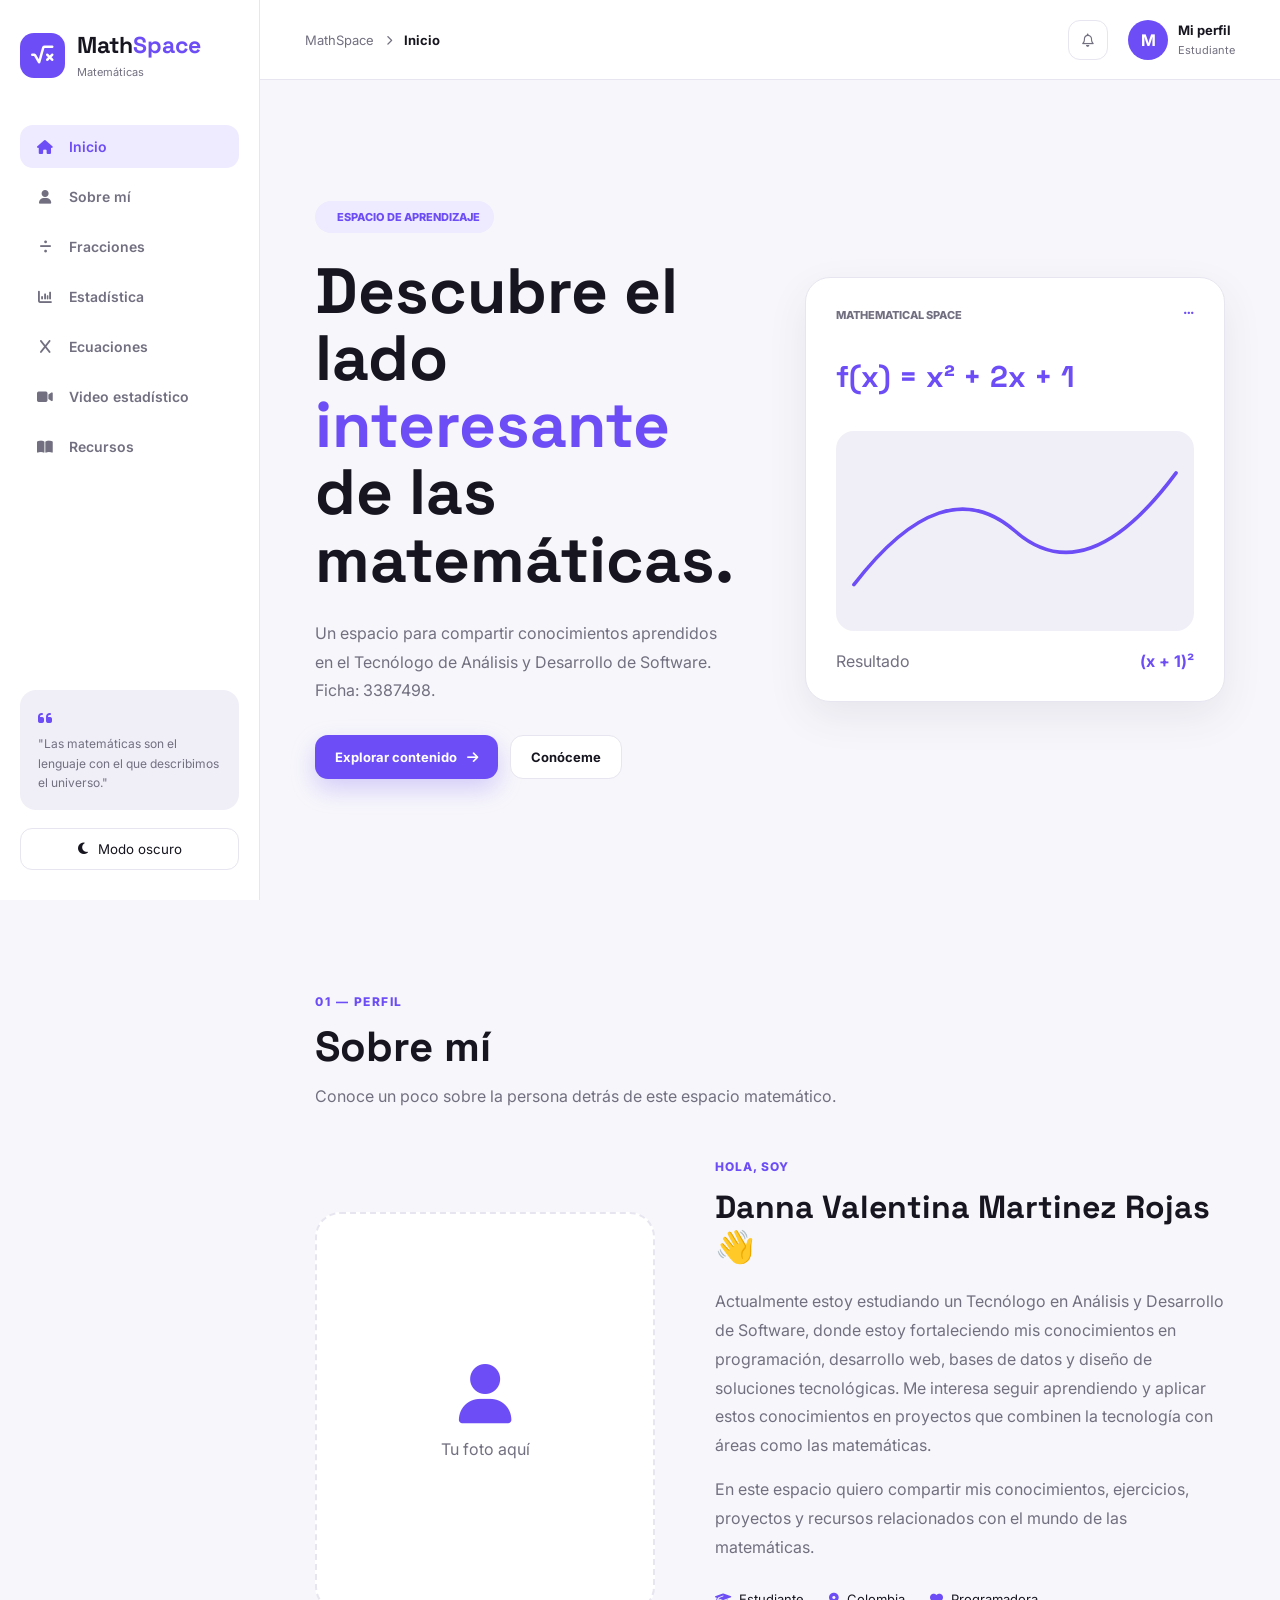
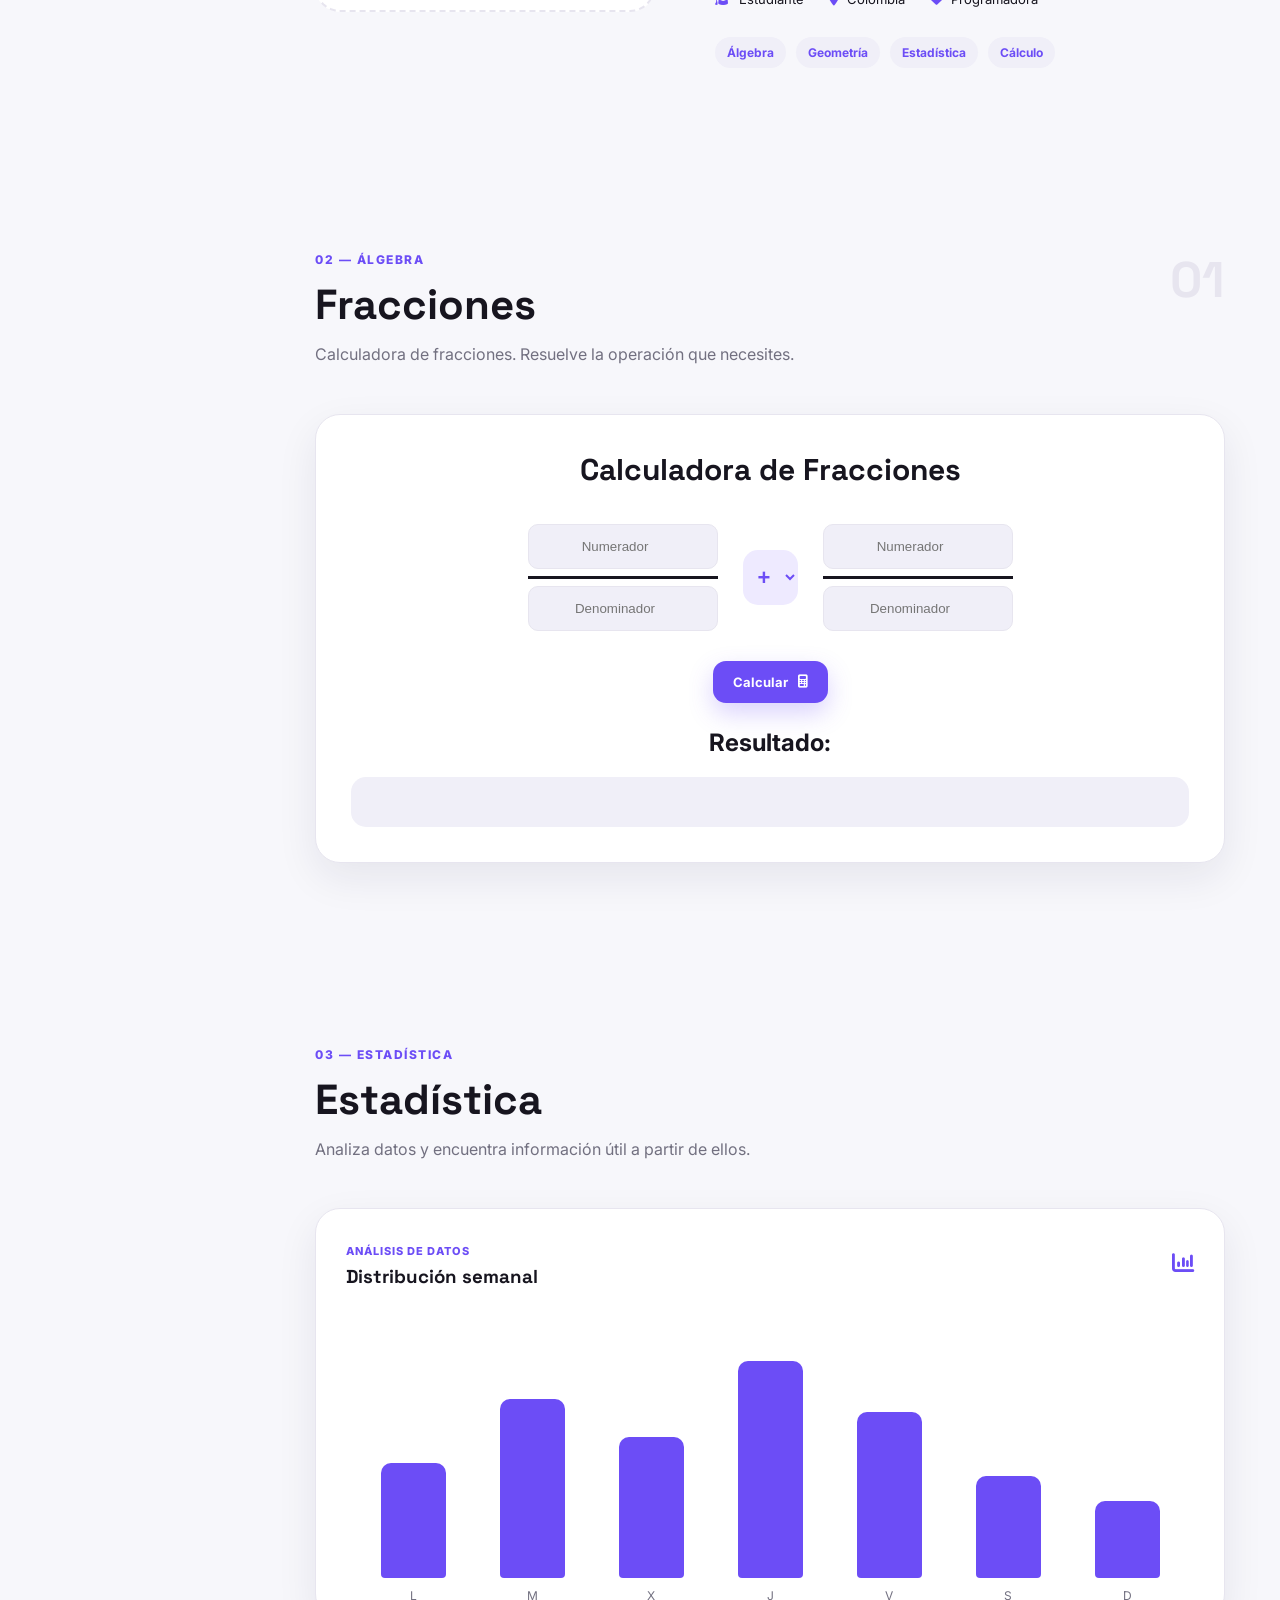
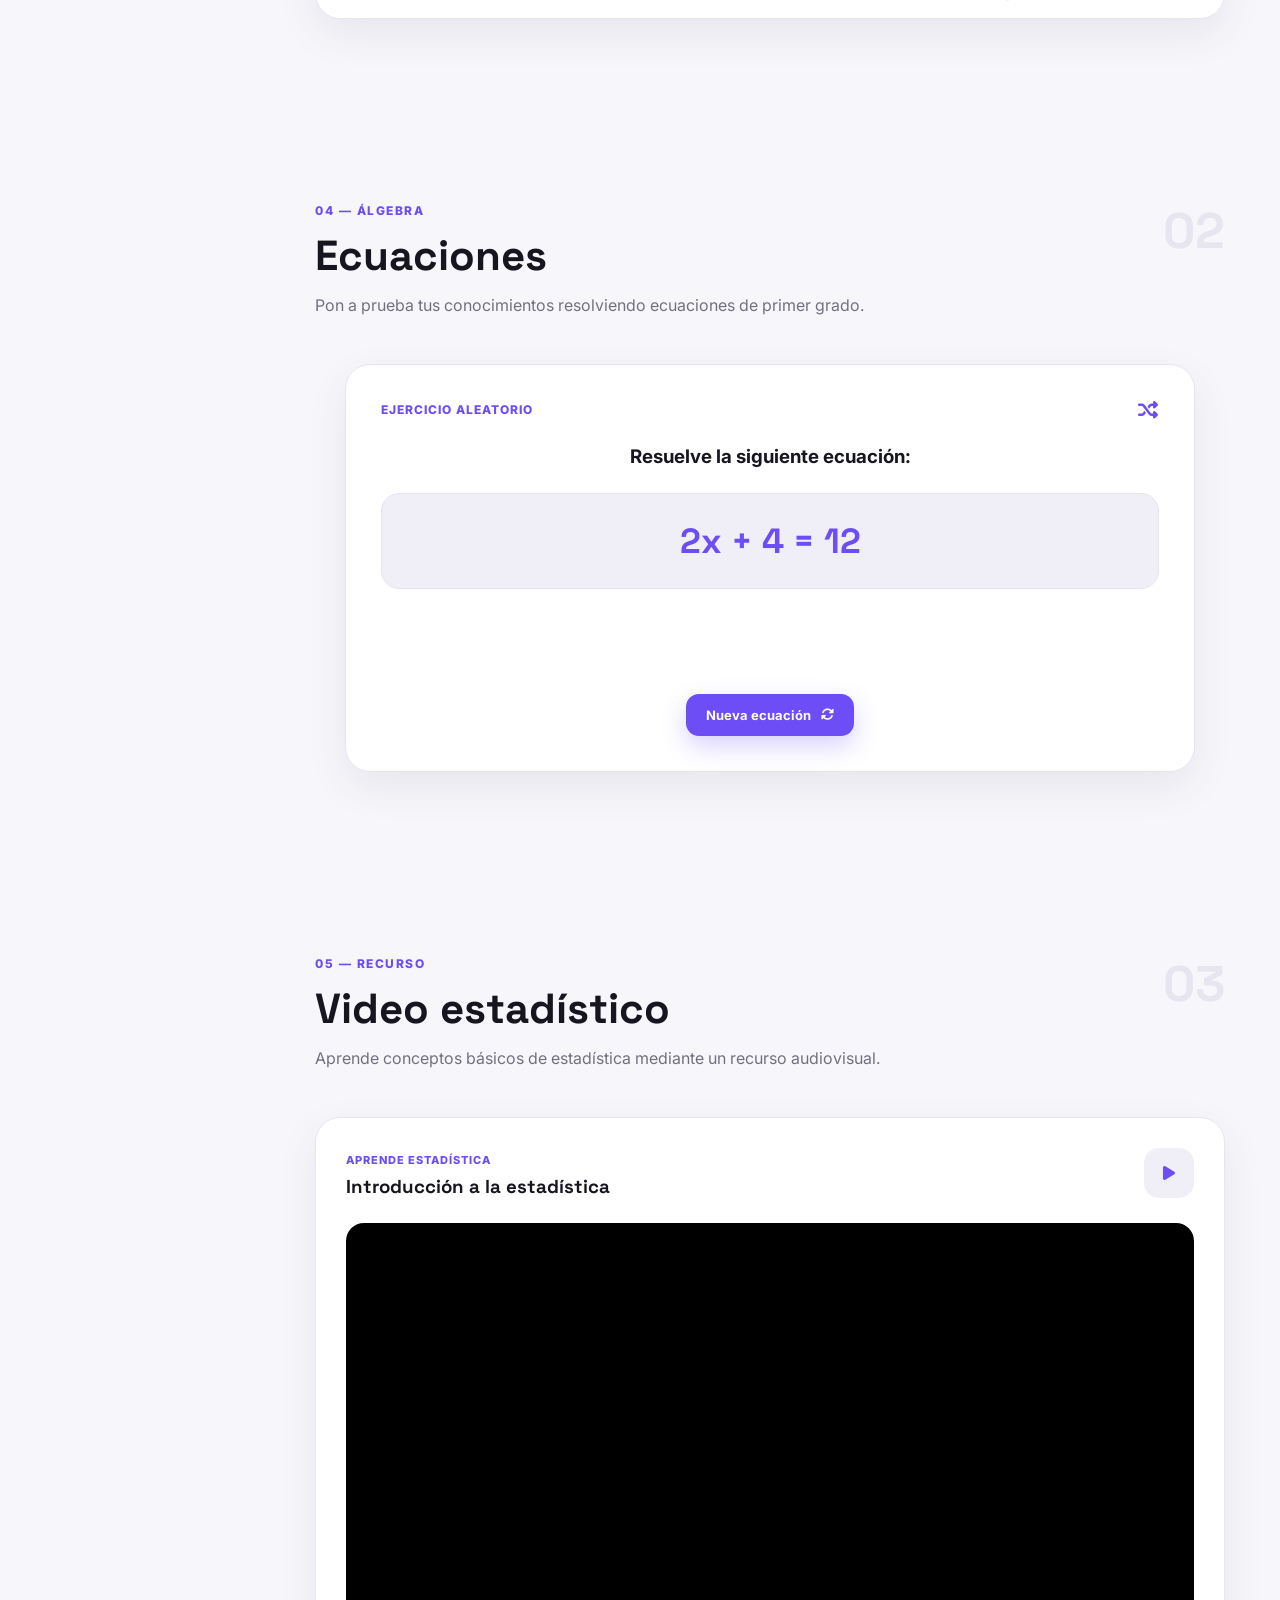
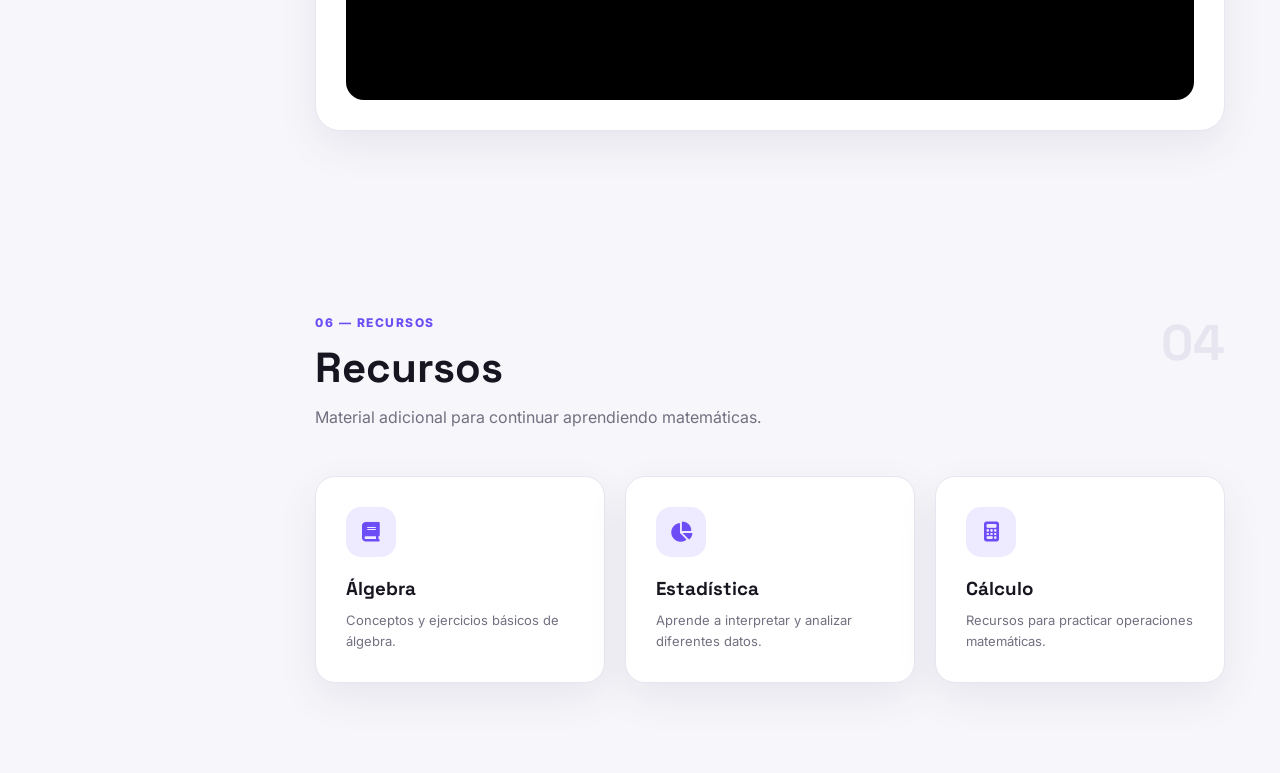
<file: pagina/index.html>
<!DOCTYPE html>
<html lang="es">

<head>
    <meta charset="UTF-8">
    <meta name="viewport" content="width=device-width, initial-scale=1.0">

    <title>MathSpace | Matemáticas</title>

    <link rel="stylesheet" href="estilos.css">
    <script src="fracciones.js"></script>

    <link rel="preconnect" href="https://fonts.googleapis.com">
    <link rel="preconnect" href="https://fonts.gstatic.com" crossorigin>

    <link href="https://fonts.googleapis.com/css2?family=Inter:wght@400;500;600;700;800&family=Space+Grotesk:wght@500;600;700&display=swap" rel="stylesheet">

    <link rel="stylesheet"
        href="https://cdnjs.cloudflare.com/ajax/libs/font-awesome/6.5.2/css/all.min.css">
</head>

<body>

    <!-- ================= SIDEBAR ================= -->

    <aside class="sidebar">

        <div class="logo">

            <div class="logo-icon">
                <i class="fa-solid fa-square-root-variable"></i>
            </div>

            <div>
                <h2>Math<span>Space</span></h2>
                <small>Matemáticas</small>
            </div>

        </div>


        <nav class="menu">

            <a href="#inicio" class="menu-link active">
                <i class="fa-solid fa-house"></i>
                <span>Inicio</span>
            </a>

            <a href="#sobre-mi" class="menu-link">
                <i class="fa-solid fa-user"></i>
                <span>Sobre mí</span>
            </a>

            <a href="#algebra" class="menu-link">
                <i class="fa-solid fa-divide"></i>
                <span>Fracciones</span>
            </a>

            <a href="#estadistica" class="menu-link">
                <i class="fa-solid fa-chart-column"></i>
                <span>Estadística</span>
            </a>

            <a href="#ecuaciones" class="menu-link">
                <i class="fa-solid fa-x"></i>
                <span>Ecuaciones</span>
            </a>

            <a href="#calculo" class="menu-link">
                <i class="fa-solid fa-video"></i>
                <span>Video estadístico</span>
            </a>

            <a href="#recursos" class="menu-link">
                <i class="fa-solid fa-book-open"></i>
                <span>Recursos</span>
            </a>

        </nav>


        <div class="sidebar-bottom">

            <div class="quote">

                <i class="fa-solid fa-quote-left"></i>

                <p>
                    "Las matemáticas son el lenguaje
                    con el que describimos el universo."
                </p>

            </div>


            <button id="themeButton" class="theme-button">

                <i class="fa-solid fa-moon"></i>

                <span>Modo oscuro</span>

            </button>

        </div>

    </aside>


    <!-- ================= CONTENIDO ================= -->

    <main class="main">


        <!-- HEADER -->

        <header class="topbar">

            <button id="menuButton" class="mobile-menu">
                <i class="fa-solid fa-bars"></i>
            </button>


            <div class="breadcrumb">

                <span>MathSpace</span>

                <i class="fa-solid fa-chevron-right"></i>

                <strong>Inicio</strong>

            </div>


            <div class="top-actions">

                <button class="icon-button">
                    <i class="fa-regular fa-bell"></i>
                </button>


                <div class="profile-mini">

                    <div class="avatar">
                        M
                    </div>

                    <div>
                        <strong>Mi perfil</strong>
                        <small>Estudiante</small>
                    </div>

                </div>

            </div>

        </header>


        <!-- ================= INICIO ================= -->

        <section id="inicio" class="section hero-section">

            <div class="hero-content">


                <div class="hero-text">

                    <span class="badge">

                        <i class="fa-solid fa-sparkles"></i>

                        ESPACIO DE APRENDIZAJE

                    </span>


                    <h1>

                        Descubre el lado

                        <span>interesante</span>

                        de las matemáticas.

                    </h1>


                    <p>

                        Un espacio para compartir conocimientos
                        aprendidos en el Tecnólogo de Análisis y
                        Desarrollo de Software.

                        <br>

                        Ficha: 3387498.

                    </p>


                    <div class="hero-buttons">

                        <a href="#algebra" class="primary-button">

                            Explorar contenido

                            <i class="fa-solid fa-arrow-right"></i>

                        </a>


                        <a href="#sobre-mi" class="secondary-button">

                            Conóceme

                        </a>

                    </div>

                </div>


                <div class="math-card">

                    <div class="math-card-top">

                        <span>MATHEMATICAL SPACE</span>

                        <i class="fa-solid fa-ellipsis"></i>

                    </div>


                    <div class="equation">

                        f(x) = x² + 2x + 1

                    </div>


                    <div class="graph">

                        <div class="grid-lines"></div>

                        <svg viewBox="0 0 400 180">

                            <path
                                d="M20 150 Q120 20 200 90 Q280 160 380 25"
                                fill="none"
                                stroke="currentColor"
                                stroke-width="4"
                                stroke-linecap="round"
                            />

                        </svg>

                    </div>


                    <div class="math-result">

                        <span>Resultado</span>

                        <strong>(x + 1)²</strong>

                    </div>

                </div>

            </div>

        </section>


        <!-- ================= SOBRE MI ================= -->

        <section id="sobre-mi" class="section">

            <div class="section-heading">

                <div>

                    <span class="section-label">
                        01 — PERFIL
                    </span>

                    <h2>
                        Sobre mí
                    </h2>

                    <p>
                        Conoce un poco sobre la persona detrás
                        de este espacio matemático.
                    </p>

                </div>

            </div>


            <div class="about-container">


                <div class="about-image">

                    <div class="image-placeholder">

                        <i class="fa-solid fa-user"></i>

                        <span>Tu foto aquí</span>

                    </div>

                </div>


                <div class="about-content">

                    <span class="small-title">
                        HOLA, SOY
                    </span>


                    <h3>

                        Danna Valentina Martinez Rojas

                        <span>👋</span>

                    </h3>


                    <p>

                        Actualmente estoy estudiando un Tecnólogo
                        en Análisis y Desarrollo de Software, donde
                        estoy fortaleciendo mis conocimientos en
                        programación, desarrollo web, bases de datos
                        y diseño de soluciones tecnológicas.

                        Me interesa seguir aprendiendo y aplicar
                        estos conocimientos en proyectos que
                        combinen la tecnología con áreas como
                        las matemáticas.

                    </p>


                    <p>

                        En este espacio quiero compartir mis
                        conocimientos, ejercicios, proyectos y
                        recursos relacionados con el mundo de
                        las matemáticas.

                    </p>


                    <div class="about-info">

                        <div>

                            <i class="fa-solid fa-graduation-cap"></i>

                            <span>
                                Estudiante
                            </span>

                        </div>


                        <div>

                            <i class="fa-solid fa-location-dot"></i>

                            <span>
                                Colombia
                            </span>

                        </div>


                        <div>

                            <i class="fa-solid fa-heart"></i>

                            <span>
                                Programadora
                            </span>

                        </div>

                    </div>


                    <div class="skills">

                        <span>Álgebra</span>

                        <span>Geometría</span>

                        <span>Estadística</span>

                        <span>Cálculo</span>

                    </div>

                </div>

            </div>

        </section>


        <!-- ================= FRACCIONES ================= -->

        <section id="algebra" class="section">

            <div class="section-heading">

                <div>

                    <span class="section-label">
                        02 — ÁLGEBRA
                    </span>

                    <h2>
                        Fracciones
                    </h2>

                    <p>
                        Calculadora de fracciones.
                        Resuelve la operación que necesites.
                    </p>

                </div>


                <span class="topic-number">
                    01
                </span>

            </div>


            <div class="cards-grid">

                <article class="topic-card">

                    <h1>
                        Calculadora de Fracciones
                    </h1>


                    <div class="fracciones-container">


                        <div class="fraccion">

                            <input
                                type="number"
                                id="num1"
                                placeholder="Numerador"
                            >

                            <hr>

                            <input
                                type="number"
                                id="den1"
                                placeholder="Denominador"
                            >

                        </div>


                        <select id="operacion">

                            <option value="+">+</option>

                            <option value="-">−</option>

                            <option value="*">×</option>

                            <option value="/">÷</option>

                        </select>


                        <div class="fraccion">

                            <input
                                type="number"
                                id="num2"
                                placeholder="Numerador"
                            >

                            <hr>

                            <input
                                type="number"
                                id="den2"
                                placeholder="Denominador"
                            >

                        </div>

                    </div>


                    <button
                        class="primary-button"
                        onclick="calcular()"
                    >

                        Calcular

                        <i class="fa-solid fa-calculator"></i>

                    </button>


                    <h2>
                        Resultado:
                    </h2>


                    <div id="resultado">
                    </div>

                </article>

            </div>

        </section>


        <!-- ================= ESTADISTICA ================= -->

        <section id="estadistica" class="section">

            <div class="section-heading">

                <div>

                    <span class="section-label">
                        03 — ESTADÍSTICA
                    </span>

                    <h2>
                        Estadística
                    </h2>

                    <p>
                        Analiza datos y encuentra información
                        útil a partir de ellos.
                    </p>

                </div>

            </div>


            <div class="statistics-layout">


                <div class="statistics-card">

                    <div class="card-header">

                        <div>

                            <span>
                                ANÁLISIS DE DATOS
                            </span>

                            <h3>
                                Distribución semanal
                            </h3>

                        </div>


                        <i class="fa-solid fa-chart-column"></i>

                    </div>


                    <div class="chart">


                        <div
                            class="chart-bar"
                            style="height: 45%;"
                        >
                            <span>L</span>
                        </div>


                        <div
                            class="chart-bar"
                            style="height: 70%;"
                        >
                            <span>M</span>
                        </div>


                        <div
                            class="chart-bar"
                            style="height: 55%;"
                        >
                            <span>X</span>
                        </div>


                        <div
                            class="chart-bar"
                            style="height: 85%;"
                        >
                            <span>J</span>
                        </div>


                        <div
                            class="chart-bar"
                            style="height: 65%;"
                        >
                            <span>V</span>
                        </div>


                        <div
                            class="chart-bar"
                            style="height: 40%;"
                        >
                            <span>S</span>
                        </div>


                        <div
                            class="chart-bar"
                            style="height: 30%;"
                        >
                            <span>D</span>
                        </div>

                    </div>

                </div>

            </div>

        </section>


        <!-- ================= ECUACIONES ================= -->

        <section id="ecuaciones" class="section">

            <div class="section-heading">

                <div>

                    <span class="section-label">
                        04 — ÁLGEBRA
                    </span>

                    <h2>
                        Ecuaciones
                    </h2>

                    <p>
                        Pon a prueba tus conocimientos
                        resolviendo ecuaciones de primer grado.
                    </p>

                </div>


                <span class="topic-number">
                    02
                </span>

            </div>


            <div class="ecuacion-container">

                <div class="ecuacion-card">


                    <div class="ecuacion-header">

                        <span>
                            EJERCICIO ALEATORIO
                        </span>

                        <i class="fa-solid fa-shuffle"></i>

                    </div>


                    <h3>
                        Resuelve la siguiente ecuación:
                    </h3>


                    <div id="ecuacion" class="ecuacion">

                        2x + 4 = 12

                    </div>


                    <div id="opciones" class="opciones">

                        <!-- Las respuestas aparecen con JavaScript -->

                    </div>


                    <div
                        id="mensaje-ecuacion"
                        class="mensaje-ecuacion"
                    >
                    </div>


                    <button
                        class="primary-button"
                        onclick="nuevaEcuacion()"
                    >

                        Nueva ecuación

                        <i class="fa-solid fa-rotate"></i>

                    </button>

                </div>

            </div>

        </section>


        <!-- ================= VIDEO ================= -->

        <section id="calculo" class="section">

            <div class="section-heading">

                <div>

                    <span class="section-label">
                        05 — RECURSO
                    </span>

                    <h2>
                        Video estadístico
                    </h2>

                    <p>
                        Aprende conceptos básicos de estadística
                        mediante un recurso audiovisual.
                    </p>

                </div>


                <span class="topic-number">
                    03
                </span>

            </div>


            <div class="video-container">

                <div class="video-card">


                    <div class="video-header">

                        <div>

                            <span>
                                APRENDE ESTADÍSTICA
                            </span>

                            <h3>
                                Introducción a la estadística
                            </h3>

                        </div>


                        <i class="fa-solid fa-play"></i>

                    </div>


                    <div class="video-wrapper">

                        <iframe
                            src="https://www.youtube.com/embed/VIDEO_ID"
                            title="Video de estadística"
                            allow="accelerometer; autoplay; clipboard-write; encrypted-media; gyroscope; picture-in-picture"
                            allowfullscreen>
                        </iframe>

                    </div>

                </div>

            </div>

        </section>


        <!-- ================= RECURSOS ================= -->

        <section id="recursos" class="section">

            <div class="section-heading">

                <div>

                    <span class="section-label">
                        06 — RECURSOS
                    </span>

                    <h2>
                        Recursos
                    </h2>

                    <p>
                        Material adicional para continuar
                        aprendiendo matemáticas.
                    </p>

                </div>


                <span class="topic-number">
                    04
                </span>

            </div>


            <div class="resources-grid">


                <div class="resource-card">

                    <i class="fa-solid fa-book"></i>

                    <h3>
                        Álgebra
                    </h3>

                    <p>
                        Conceptos y ejercicios básicos
                        de álgebra.
                    </p>

                </div>


                <div class="resource-card">

                    <i class="fa-solid fa-chart-pie"></i>

                    <h3>
                        Estadística
                    </h3>

                    <p>
                        Aprende a interpretar y analizar
                        diferentes datos.
                    </p>

                </div>


                <div class="resource-card">

                    <i class="fa-solid fa-calculator"></i>

                    <h3>
                        Cálculo
                    </h3>

                    <p>
                        Recursos para practicar operaciones
                        matemáticas.
                    </p>

                </div>

            </div>

        </section>


    </main>


    <script src="funcion.js"></script>

</body>

</html>
</file>
<file: pagina/estilos.css>
/* ================= VARIABLES ================= */

:root {

    --primary: #6c4df6;
    --primary-light: #8c74ff;

    --background: #f7f7fb;

    --surface: #ffffff;

    --surface-2: #f0eff8;

    --text: #17151f;

    --text-light: #727080;

    --border: #e7e5ef;

    --sidebar-width: 260px;

    --shadow: 0 15px 40px rgba(30, 25, 70, 0.08);

    --radius: 20px;
}


body.dark {

    --background: #0f0e14;

    --surface: #17161e;

    --surface-2: #211f2a;

    --text: #f4f2fa;

    --text-light: #9995a8;

    --border: #2a2834;

    --shadow: 0 15px 40px rgba(0, 0, 0, 0.25);

}


/* ================= RESET ================= */

* {

    margin: 0;

    padding: 0;

    box-sizing: border-box;

}


html {

    scroll-behavior: smooth;

}


body {

    font-family: "Inter", sans-serif;

    background: var(--background);

    color: var(--text);

    transition: background 0.3s, color 0.3s;

}


a {

    text-decoration: none;

    color: inherit;

}


button {

    font-family: inherit;

}


/* ================= SIDEBAR ================= */

.sidebar {

    position: fixed;

    left: 0;

    top: 0;

    width: var(--sidebar-width);

    height: 100vh;

    padding: 30px 20px;

    background: var(--surface);

    border-right: 1px solid var(--border);

    display: flex;

    flex-direction: column;

    z-index: 1000;

}


/* ================= LOGO ================= */

.logo {

    display: flex;

    align-items: center;

    gap: 12px;

    margin-bottom: 45px;

}


.logo-icon {

    width: 45px;

    height: 45px;

    border-radius: 14px;

    background: var(--primary);

    color: white;

    display: flex;

    align-items: center;

    justify-content: center;

    font-size: 20px;

}


.logo h2 {

    font-family: "Space Grotesk", sans-serif;

    font-size: 23px;

}


.logo h2 span {

    color: var(--primary);

}


.logo small {

    color: var(--text-light);

    font-size: 11px;

}


/* ================= MENU ================= */

.menu {

    display: flex;

    flex-direction: column;

    gap: 7px;

}


.menu-link {

    display: flex;

    align-items: center;

    gap: 14px;

    padding: 13px 15px;

    border-radius: 13px;

    color: var(--text-light);

    font-size: 14px;

    font-weight: 600;

    transition: 0.3s;

}


.menu-link i {

    width: 20px;

    text-align: center;

}


.menu-link:hover {

    background: var(--surface-2);

    color: var(--primary);

}


.menu-link.active {

    background: #eeeaff;

    color: var(--primary);

}


/* ================= SIDEBAR BOTTOM ================= */

.sidebar-bottom {

    margin-top: auto;

}


.quote {

    padding: 18px;

    background: var(--surface-2);

    border-radius: 16px;

    margin-bottom: 18px;

}


.quote i {

    color: var(--primary);

    margin-bottom: 8px;

}


.quote p {

    font-size: 12px;

    line-height: 1.6;

    color: var(--text-light);

}


.theme-button {

    width: 100%;

    border: 1px solid var(--border);

    background: var(--surface);

    color: var(--text);

    padding: 12px;

    border-radius: 12px;

    cursor: pointer;

    display: flex;

    align-items: center;

    justify-content: center;

    gap: 10px;

    transition: 0.3s;

}


.theme-button:hover {

    border-color: var(--primary);

    color: var(--primary);

}


/* ================= MAIN ================= */

.main {

    margin-left: var(--sidebar-width);

    min-height: 100vh;

}


/* ================= TOPBAR ================= */

.topbar {

    height: 80px;

    padding: 0 45px;

    display: flex;

    align-items: center;

    justify-content: space-between;

    border-bottom: 1px solid var(--border);

    background: var(--surface);

}


.breadcrumb {

    display: flex;

    align-items: center;

    gap: 12px;

    font-size: 13px;

}


.breadcrumb span {

    color: var(--text-light);

}


.breadcrumb i {

    font-size: 10px;

    color: var(--text-light);

}


.top-actions {

    display: flex;

    align-items: center;

    gap: 20px;

}


.icon-button {

    width: 40px;

    height: 40px;

    border-radius: 12px;

    border: 1px solid var(--border);

    background: var(--surface);

    color: var(--text-light);

    cursor: pointer;

}


.profile-mini {

    display: flex;

    align-items: center;

    gap: 10px;

}


.profile-mini strong {

    display: block;

    font-size: 13px;

}


.profile-mini small {

    color: var(--text-light);

    font-size: 11px;

}


.avatar {

    width: 40px;

    height: 40px;

    border-radius: 50%;

    background: var(--primary);

    color: white;

    display: flex;

    align-items: center;

    justify-content: center;

    font-weight: 700;

}


.mobile-menu {

    display: none;

    border: none;

    background: none;

    color: var(--text);

    font-size: 22px;

    cursor: pointer;

}


/* ================= SECTIONS ================= */

.section {

    padding: 90px 55px;

    max-width: 1400px;

    margin: auto;

}


.section-heading {

    display: flex;

    justify-content: space-between;

    align-items: flex-start;

    margin-bottom: 45px;

}


.section-label {

    color: var(--primary);

    font-size: 12px;

    font-weight: 800;

    letter-spacing: 1.5px;

}


.section-heading h2 {

    font-family: "Space Grotesk", sans-serif;

    font-size: 42px;

    margin: 10px 0;

}


.section-heading p {

    color: var(--text-light);

    max-width: 600px;

    line-height: 1.7;

}


.topic-number {

    font-family: "Space Grotesk", sans-serif;

    font-size: 50px;

    color: var(--border);

    font-weight: 700;

}


/* ================= HERO ================= */

.hero-section {

    min-height: calc(100vh - 80px);

    display: flex;

    align-items: center;

}


.hero-content {

    width: 100%;

    display: grid;

    grid-template-columns: 1fr 1fr;

    gap: 70px;

    align-items: center;

}


.badge {

    display: inline-flex;

    align-items: center;

    gap: 8px;

    padding: 9px 14px;

    background: #eeeaff;

    color: var(--primary);

    border-radius: 30px;

    font-size: 11px;

    font-weight: 800;

}


.hero-text h1 {

    font-family: "Space Grotesk", sans-serif;

    font-size: clamp(45px, 5vw, 72px);

    line-height: 1.05;

    margin: 25px 0;

}


.hero-text h1 span {

    color: var(--primary);

}


.hero-text p {

    color: var(--text-light);

    line-height: 1.8;

    max-width: 600px;

}


.hero-buttons {

    display: flex;

    gap: 12px;

    margin-top: 30px;

}


.primary-button,
.secondary-button {

    border-radius: 13px;

    padding: 13px 20px;

    display: inline-flex;

    align-items: center;

    justify-content: center;

    gap: 10px;

    font-weight: 700;

    font-size: 13px;

    cursor: pointer;

    transition: 0.3s;

}


.primary-button {

    border: none;

    background: var(--primary);

    color: white;

    box-shadow: 0 10px 25px rgba(108, 77, 246, 0.25);

}


.primary-button:hover {

    background: var(--primary-light);

    transform: translateY(-2px);

}


.secondary-button {

    border: 1px solid var(--border);

    background: var(--surface);

    color: var(--text);

}


.secondary-button:hover {

    border-color: var(--primary);

    color: var(--primary);

}


/* ================= MATH CARD ================= */

.math-card {

    background: var(--surface);

    border: 1px solid var(--border);

    border-radius: 25px;

    padding: 30px;

    box-shadow: var(--shadow);

}


.math-card-top {

    display: flex;

    justify-content: space-between;

    color: var(--text-light);

    font-size: 11px;

    font-weight: 800;

}


.math-card-top i {

    color: var(--primary);

}


.equation {

    font-family: "Space Grotesk", sans-serif;

    font-size: 30px;

    font-weight: 700;

    color: var(--primary);

    margin: 35px 0;

}


.graph {

    height: 200px;

    background: var(--surface-2);

    border-radius: 18px;

    overflow: hidden;

    color: var(--primary);

}


.graph svg {

    width: 100%;

    height: 100%;

}


.math-result {

    display: flex;

    justify-content: space-between;

    margin-top: 20px;

}


.math-result span {

    color: var(--text-light);

}


.math-result strong {

    color: var(--primary);

}


/* ================= SOBRE MI ================= */

.about-container {

    display: grid;

    grid-template-columns: 0.8fr 1.2fr;

    gap: 60px;

    align-items: center;

}


.image-placeholder {

    min-height: 400px;

    border-radius: 25px;

    background: var(--surface);

    border: 2px dashed var(--border);

    display: flex;

    flex-direction: column;

    align-items: center;

    justify-content: center;

    color: var(--text-light);

    gap: 15px;

}


.image-placeholder i {

    font-size: 60px;

    color: var(--primary);

}


.small-title {

    color: var(--primary);

    font-size: 12px;

    font-weight: 800;

    letter-spacing: 1px;

}


.about-content h3 {

    font-family: "Space Grotesk", sans-serif;

    font-size: 32px;

    margin: 12px 0 20px;

}


.about-content p {

    color: var(--text-light);

    line-height: 1.8;

    margin-bottom: 15px;

}


.about-info {

    display: flex;

    gap: 25px;

    margin: 30px 0;

    flex-wrap: wrap;

}


.about-info div {

    display: flex;

    align-items: center;

    gap: 8px;

    font-size: 13px;

}


.about-info i {

    color: var(--primary);

}


.skills {

    display: flex;

    gap: 10px;

    flex-wrap: wrap;

}


.skills span {

    padding: 8px 12px;

    background: var(--surface-2);

    border-radius: 20px;

    font-size: 12px;

    color: var(--primary);

    font-weight: 700;

}


/* ================= FRACCIONES ================= */

.cards-grid {

    display: grid;

    grid-template-columns: 1fr;

}


.topic-card {

    background: var(--surface);

    border: 1px solid var(--border);

    border-radius: 25px;

    padding: 35px;

    box-shadow: var(--shadow);

    text-align: center;

}


.topic-card h1 {

    font-family: "Space Grotesk", sans-serif;

    font-size: 30px;

    margin-bottom: 35px;

}


.fracciones-container {

    display: flex;

    justify-content: center;

    align-items: center;

    gap: 25px;

    margin-bottom: 30px;

}


.fraccion {

    width: 190px;

    display: flex;

    flex-direction: column;

}


.fraccion input {

    width: 100%;

    padding: 14px;

    background: var(--surface-2);

    border: 1px solid var(--border);

    border-radius: 10px;

    outline: none;

    color: var(--text);

    text-align: center;

}


.fraccion input:focus {

    border-color: var(--primary);

}


.fraccion hr {

    border: none;

    border-top: 3px solid var(--text);

    margin: 7px 0;

}


#operacion {

    width: 55px;

    height: 55px;

    border: none;

    border-radius: 15px;

    background: #eeeaff;

    color: var(--primary);

    font-size: 22px;

    font-weight: 800;

    text-align: center;

    cursor: pointer;

}


.topic-card > button {

    margin-bottom: 25px;

}


#resultado {

    margin: 20px auto 0;

    padding: 18px;

    min-height: 50px;

    border-radius: 15px;

    background: var(--surface-2);

    color: var(--primary);

    font-size: 25px;

    font-weight: 800;

}


/* ================= ESTADISTICA ================= */

.statistics-layout {

    display: grid;

    grid-template-columns: 1fr;

}


.statistics-card {

    background: var(--surface);

    border: 1px solid var(--border);

    border-radius: 25px;

    padding: 30px;

    box-shadow: var(--shadow);

}


.card-header {

    display: flex;

    justify-content: space-between;

    align-items: center;

}


.card-header span {

    color: var(--primary);

    font-size: 11px;

    font-weight: 800;

    letter-spacing: 1px;

}


.card-header h3 {

    margin-top: 6px;

    font-family: "Space Grotesk", sans-serif;

}


.card-header > i {

    color: var(--primary);

    font-size: 22px;

}


.chart {

    height: 300px;

    display: flex;

    align-items: flex-end;

    justify-content: space-around;

    gap: 15px;

    padding: 35px 15px 10px;

}


.chart-bar {

    width: 10%;

    max-width: 65px;

    background: var(--primary);

    border-radius: 10px 10px 4px 4px;

    position: relative;

    transition: 0.3s;

}


.chart-bar:hover {

    background: var(--primary-light);

    transform: translateY(-5px);

}


.chart-bar span {

    position: absolute;

    bottom: -25px;

    left: 50%;

    transform: translateX(-50%);

    font-size: 12px;

    color: var(--text-light);

}


/* ================= ECUACIONES ================= */

.ecuacion-container {

    max-width: 850px;

    margin: 0 auto;

}


.ecuacion-card {

    background: var(--surface);

    border: 1px solid var(--border);

    border-radius: 25px;

    padding: 35px;

    box-shadow: var(--shadow);

    text-align: center;

}


.ecuacion-header {

    display: flex;

    justify-content: space-between;

    align-items: center;

    color: var(--primary);

    font-size: 12px;

    font-weight: 800;

    letter-spacing: 1px;

    margin-bottom: 25px;

}


.ecuacion-header i {

    font-size: 20px;

}


.ecuacion-card h3 {

    color: var(--text);

    margin-bottom: 25px;

}


.ecuacion-card .ecuacion {

    background: var(--surface-2);

    border: 1px solid var(--border);

    border-radius: 18px;

    padding: 25px;

    font-family: "Space Grotesk", sans-serif;

    font-size: 35px;

    font-weight: 700;

    color: var(--primary);

    margin-bottom: 30px;

}


.opciones {

    display: grid;

    grid-template-columns: repeat(3, 1fr);

    gap: 15px;

    margin-bottom: 25px;

}


.opcion-ecuacion {

    border: 2px solid var(--border);

    background: var(--surface);

    color: var(--text);

    padding: 18px;

    border-radius: 15px;

    font-size: 18px;

    font-weight: 700;

    cursor: pointer;

    transition: 0.3s;

}


.opcion-ecuacion:hover {

    border-color: var(--primary);

    color: var(--primary);

    transform: translateY(-3px);

}


.opcion-ecuacion.correcta {

    border-color: #22c55e;

    background: #dcfce7;

    color: #15803d;

}


.opcion-ecuacion.incorrecta {

    border-color: #ef4444;

    background: #fee2e2;

    color: #b91c1c;

}


.opcion-ecuacion:disabled {

    cursor: default;

}


.mensaje-ecuacion {

    min-height: 30px;

    margin-bottom: 20px;

    font-weight: 700;

    font-size: 17px;

}


/* ================= VIDEO ================= */

.video-container {

    max-width: 950px;

    margin: 0 auto;

}


.video-card {

    background: var(--surface);

    border: 1px solid var(--border);

    border-radius: 25px;

    padding: 30px;

    box-shadow: var(--shadow);

}


.video-header {

    display: flex;

    justify-content: space-between;

    align-items: center;

    margin-bottom: 25px;

}


.video-header span {

    color: var(--primary);

    font-size: 11px;

    font-weight: 800;

    letter-spacing: 1px;

}


.video-header h3 {

    color: var(--text);

    margin-top: 7px;

    font-family: "Space Grotesk", sans-serif;

}


.video-header > i {

    width: 50px;

    height: 50px;

    display: flex;

    align-items: center;

    justify-content: center;

    border-radius: 15px;

    background: var(--surface-2);

    color: var(--primary);

}


.video-wrapper {

    position: relative;

    width: 100%;

    padding-bottom: 56.25%;

    overflow: hidden;

    border-radius: 18px;

    background: #000;

}


.video-wrapper iframe {

    position: absolute;

    width: 100%;

    height: 100%;

    border: none;

    left: 0;

    top: 0;

}


/* ================= RECURSOS ================= */

.resources-grid {

    display: grid;

    grid-template-columns: repeat(3, 1fr);

    gap: 20px;

}


.resource-card {

    background: var(--surface);

    border: 1px solid var(--border);

    border-radius: 20px;

    padding: 30px;

    box-shadow: var(--shadow);

    transition: 0.3s;

}


.resource-card:hover {

    transform: translateY(-5px);

    border-color: var(--primary);

}


.resource-card > i {

    width: 50px;

    height: 50px;

    display: flex;

    align-items: center;

    justify-content: center;

    background: #eeeaff;

    color: var(--primary);

    border-radius: 15px;

    font-size: 20px;

    margin-bottom: 20px;

}


.resource-card h3 {

    font-family: "Space Grotesk", sans-serif;

    margin-bottom: 10px;

}


.resource-card p {

    color: var(--text-light);

    line-height: 1.6;

    font-size: 13px;

}


/* ================= RESPONSIVE ================= */

@media (max-width: 1100px) {

    .hero-content {

        grid-template-columns: 1fr;

    }


    .hero-section {

        padding-top: 70px;

    }


    .about-container {

        grid-template-columns: 1fr;

    }


    .about-image {

        max-width: 500px;

    }


    .resources-grid {

        grid-template-columns: repeat(2, 1fr);

    }

}


@media (max-width: 850px) {

    .sidebar {

        transform: translateX(-100%);

        transition: 0.3s;

    }


    .sidebar.open {

        transform: translateX(0);

    }


    .main {

        margin-left: 0;

    }


    .mobile-menu {

        display: block;

    }


    .topbar {

        padding: 0 25px;

    }


    .section {

        padding: 70px 25px;

    }


    .statistics-layout {

        grid-template-columns: 1fr;

    }


    .opciones {

        grid-template-columns: 1fr;

    }


    .resources-grid {

        grid-template-columns: 1fr;

    }

}


@media (max-width: 600px) {

    .top-actions .icon-button {

        display: none;

    }


    .profile-mini > div:last-child {

        display: none;

    }


    .hero-text h1 {

        font-size: 42px;

    }


    .hero-buttons {

        flex-direction: column;

    }


    .hero-buttons a {

        width: 100%;

    }


    .section-heading h2 {

        font-size: 32px;

    }


    .topic-number {

        font-size: 35px;

    }


    .fracciones-container {

        flex-direction: column;

        gap: 15px;

    }


    .fraccion {

        width: 100%;

        max-width: 250px;

    }


    #operacion {

        transform: rotate(90deg);

    }


    .topic-card {

        padding: 25px 18px;

    }


    .ecuacion-card {

        padding: 25px 18px;

    }


    .ecuacion-card .ecuacion {

        font-size: 27px;

    }


    .video-card {

        padding: 20px;

    }


    .video-header h3 {

        font-size: 18px;

    }

}
</file>
